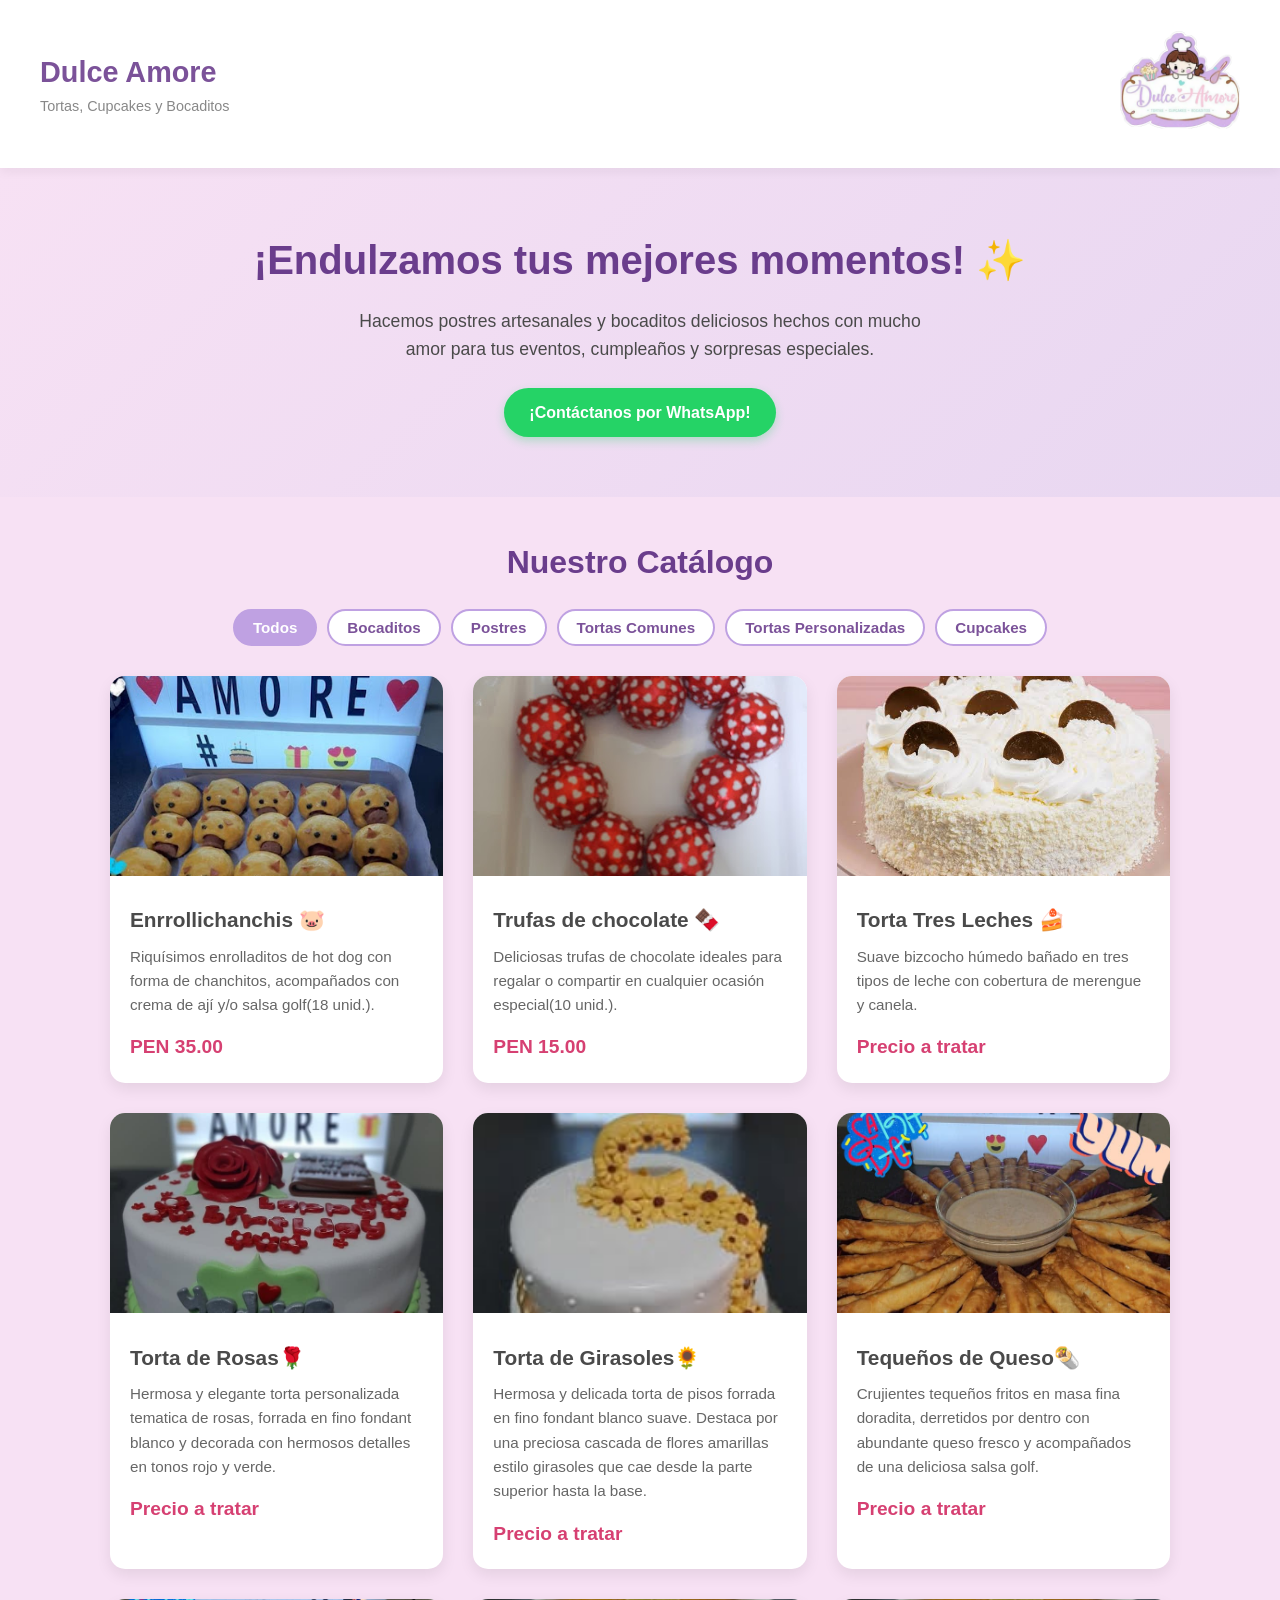
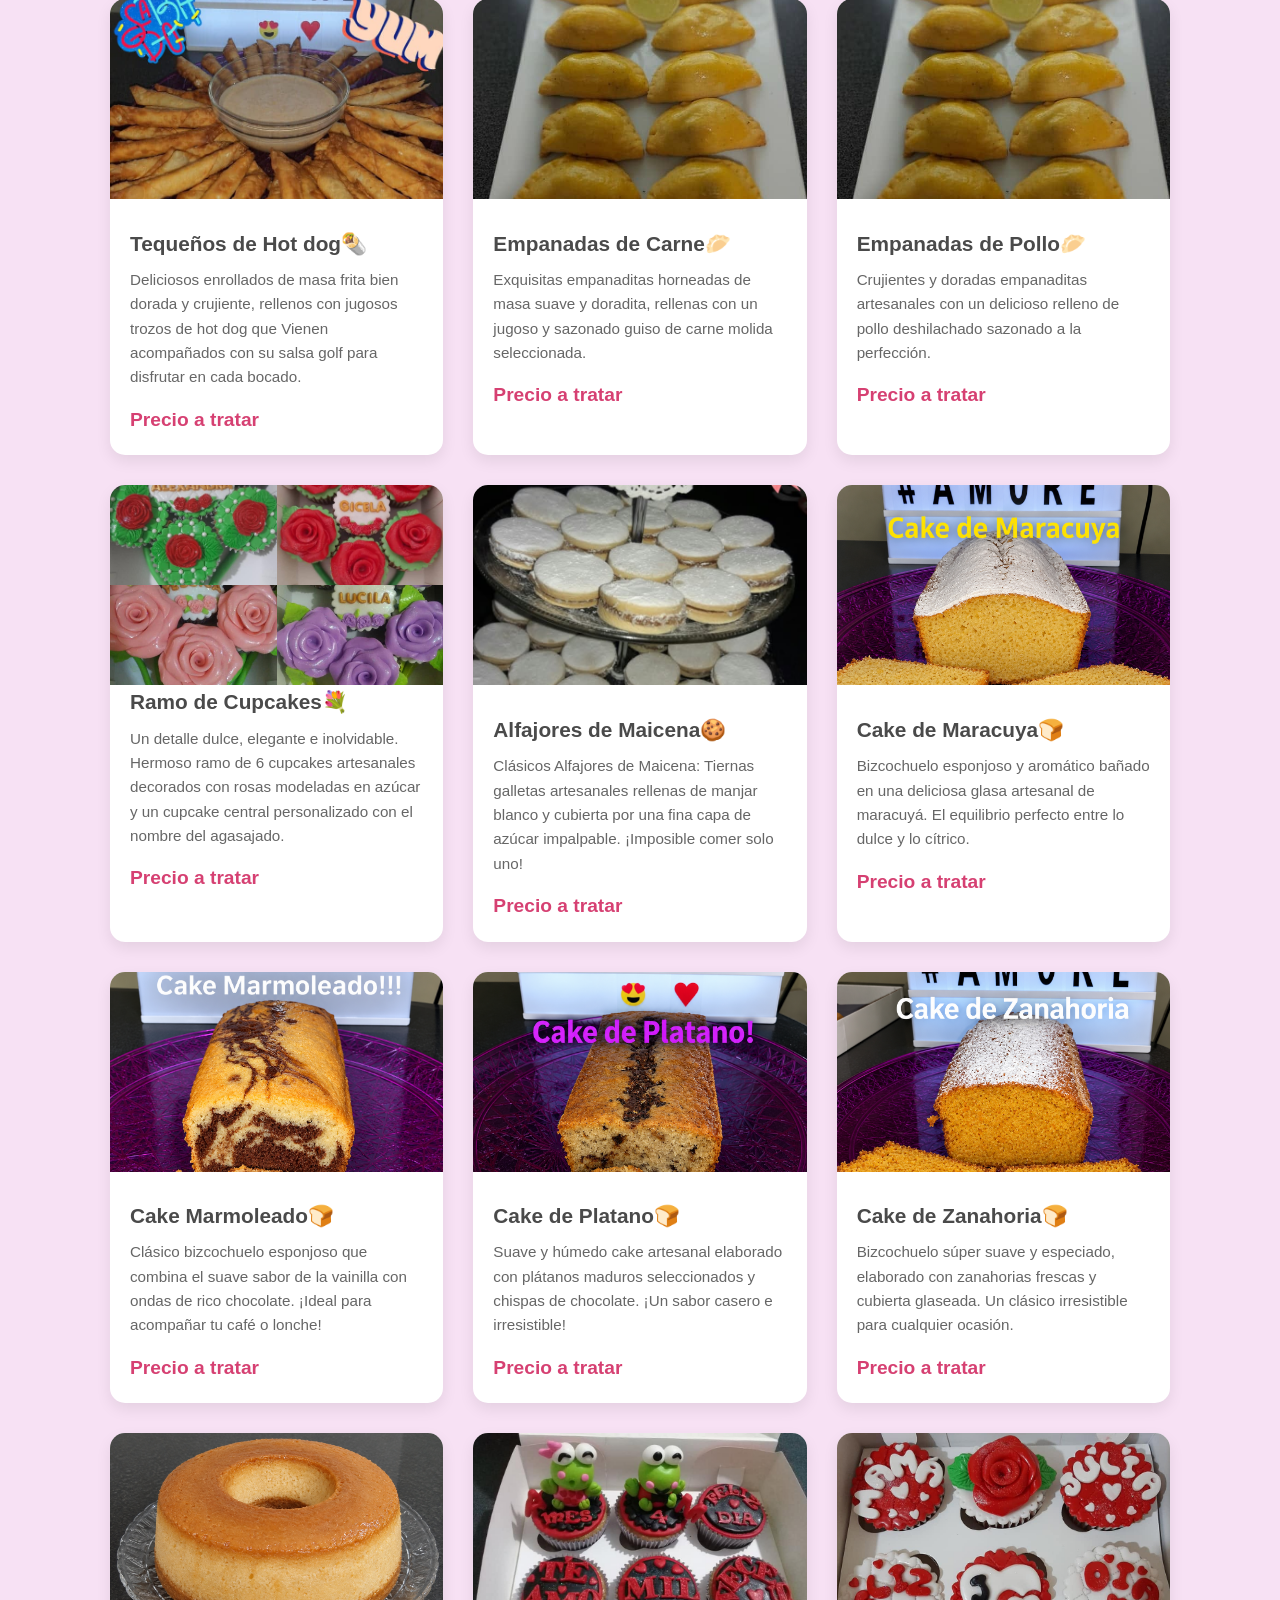
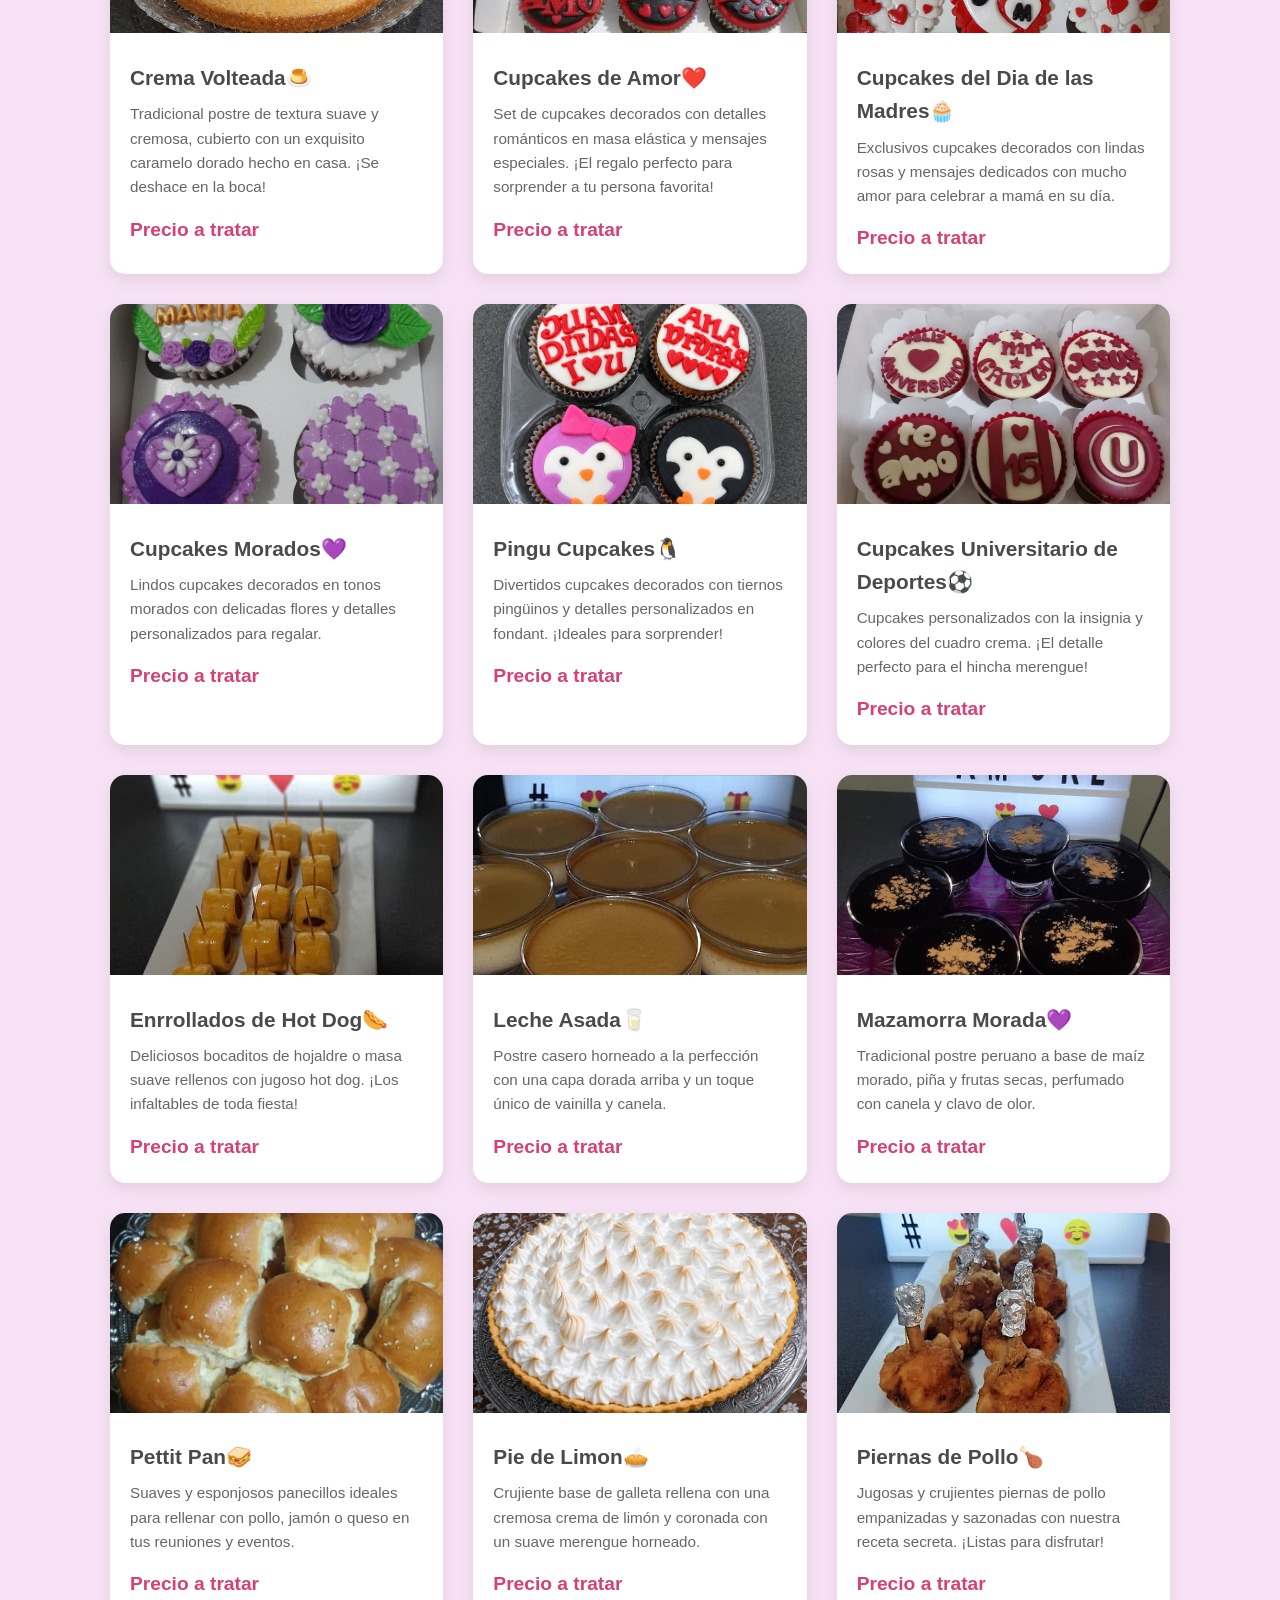
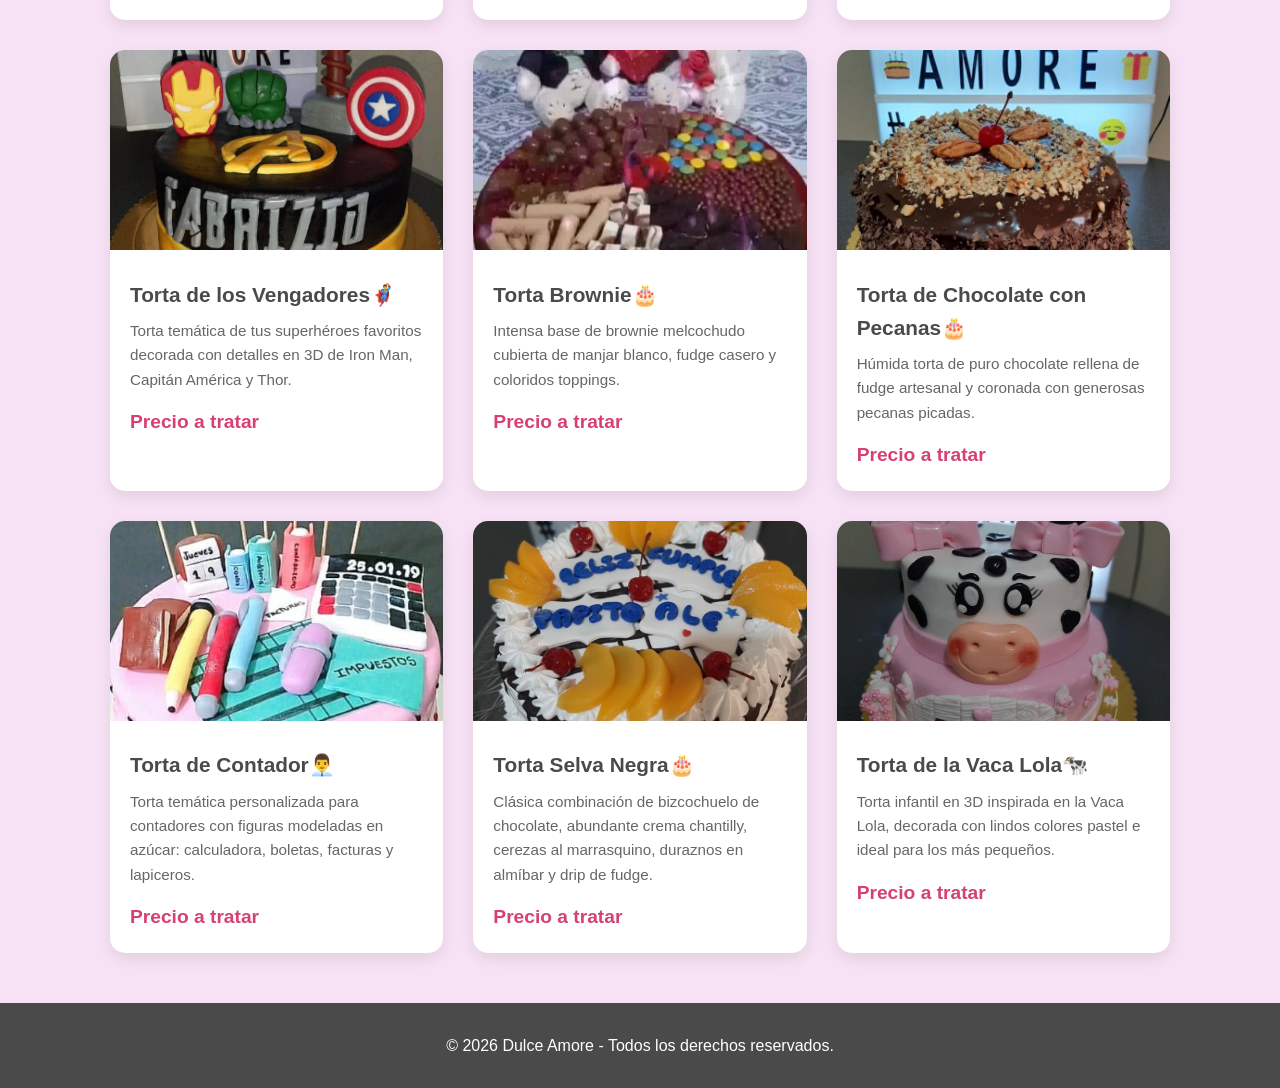
<file: index.html>
<!DOCTYPE html>
<html lang="es">
<head>
    <meta charset="UTF-8">
    <meta name="viewport" content="width=device-width, initial-scale=1.0">
    <title>Dulce Amore - Tortas, Cupcakes y Bocaditos</title>
    <link rel="stylesheet" href="style.css">
</head>
<body>

    <header>
        <div class="header-title">
            <h1>Dulce Amore</h1>
            <p>Tortas, Cupcakes y Bocaditos</p>
        </div>
        <div class="logo-container">
            <img src="img/logo.png" alt="Logo Dulce Amore">
        </div>
    </header>

    <section class="hero">
        <h2>¡Endulzamos tus mejores momentos! ✨</h2>
        <p>Hacemos postres artesanales y bocaditos deliciosos hechos con mucho amor para tus eventos, cumpleaños y sorpresas especiales.</p>
        <a href="https://wa.me/946391459?text=Hola,%20quisiera%20hacer%20un%20pedido%20en%20Dulce%20Amore" class="btn-whatsapp" target="_blank">¡Contáctanos por WhatsApp!</a>
    </section>

    <div class="container">
        <h2 class="section-title">Nuestro Catálogo</h2>
        
        <div class="filter-container">
            <button class="filter-btn active" data-filter="all">Todos</button>
            <button class="filter-btn" data-filter="bocaditos">Bocaditos</button>
            <button class="filter-btn" data-filter="postres">Postres</button>
            <button class="filter-btn" data-filter="tortas-comunes">Tortas Comunes</button>
            <button class="filter-btn" data-filter="tortas-personalizadas">Tortas Personalizadas</button>
            <button class="filter-btn" data-filter="cupcakes">Cupcakes</button>
        </div>
        
        <div class="catalog-grid">
            <div class="product-card" data-category="bocaditos">
                <img src="img/enrollichanchis.jpg" alt="Enrrollichanchis" class="product-img">
                <div class="product-info">
                    <h3 class="product-title">Enrrollichanchis 🐷</h3>
                    <p class="product-desc">Riquísimos enrolladitos de hot dog con forma de chanchitos, acompañados con crema de ají y/o salsa golf(18 unid.).</p>
                    <div class="product-footer">
                        <span class="product-price">PEN 35.00</span>
                    </div>
                </div>
            </div>

            <div class="product-card" data-category="bocaditos">
                <img src="img/trufas.jpg" alt="Trufas de chocolate" class="product-img">
                <div class="product-info">
                    <h3 class="product-title">Trufas de chocolate 🍫</h3>
                    <p class="product-desc">Deliciosas trufas de chocolate ideales para regalar o compartir en cualquier ocasión especial(10 unid.).</p>
                    <div class="product-footer">
                        <span class="product-price">PEN 15.00</span>
                    </div>
                </div>
            </div>

            <div class="product-card" data-category="tortas-comunes">
                <img src="img/torta-3-leches.jpg" alt="Torta Tres Leches" class="product-img">
                <div class="product-info">
                    <h3 class="product-title">Torta Tres Leches 🍰</h3>
                    <p class="product-desc">Suave bizcocho húmedo bañado en tres tipos de leche con cobertura de merengue y canela.</p>
                    <div class="product-footer">
                    <span class="product-price">Precio a tratar</span>
                    </div>
                </div>
            </div>

            <div class="product-card" data-category="tortas-personalizadas">
                <img src="img/torta-de-rosas.jpg" alt="Torta Temática" class="product-img">
                <div class="product-info">
                    <h3 class="product-title">Torta de Rosas🌹</h3>
                    <p class="product-desc">Hermosa y elegante torta personalizada tematica de rosas, forrada en fino fondant blanco y decorada con hermosos detalles en tonos rojo y verde.</p>
                    <div class="product-footer">
                    <span class="product-price">Precio a tratar</span>
                    </div>
                </div>
            </div>
               <div class="product-card" data-category="tortas-personalizadas">
                <img src="img/torta-flores-amarillas.jpg" alt="Torta Temática" class="product-img">
                <div class="product-info">
                    <h3 class="product-title">Torta de Girasoles🌻</h3>
                    <p class="product-desc">Hermosa y delicada torta de pisos forrada en fino fondant blanco suave. Destaca por una preciosa cascada de flores amarillas estilo girasoles que cae desde la parte superior hasta la base.</p>
                    <div class="product-footer">
                        <span class="product-price">Precio a tratar</span>
                    </div>
                </div>
            </div>
               <div class="product-card" data-category="bocaditos">
                <img src="img/tequeños.jpg" alt="Torta Temática" class="product-img">
                <div class="product-info">
                    <h3 class="product-title">Tequeños de Queso🌯</h3>
                    <p class="product-desc">Crujientes tequeños fritos en masa fina doradita, derretidos por dentro con abundante queso fresco y acompañados de una deliciosa salsa golf.</p>
                    <div class="product-footer">
                        <span class="product-price">Precio a tratar</span>
                    </div>
                </div>
            </div>
              <div class="product-card" data-category="bocaditos">
                <img src="img/tequeños.jpg" alt="Torta Temática" class="product-img">
                <div class="product-info">
                    <h3 class="product-title">Tequeños de Hot dog🌯</h3>
                    <p class="product-desc">Deliciosos enrollados de masa frita bien dorada y crujiente, rellenos con jugosos trozos de hot dog que Vienen acompañados con su salsa golf para disfrutar en cada bocado.</p>
                    <div class="product-footer">
                        <span class="product-price">Precio a tratar</span>
                    </div>
                </div>
            </div>
             <div class="product-card" data-category="bocaditos">
                <img src="img/empanadas.jpg" alt="Torta Temática" class="product-img">
                <div class="product-info">
                    <h3 class="product-title">Empanadas de Carne🥟</h3>
                    <p class="product-desc">Exquisitas empanaditas horneadas de masa suave y doradita, rellenas con un jugoso y sazonado guiso de carne molida seleccionada.</p>
                    <div class="product-footer">
                        <span class="product-price">Precio a tratar</span>
                    </div>
                </div>
            </div>
             <div class="product-card" data-category="bocaditos">
                <img src="img/empanadas.jpg" alt="Torta Temática" class="product-img">
                <div class="product-info">
                    <h3 class="product-title">Empanadas de Pollo🥟</h3>
                    <p class="product-desc">Crujientes y doradas empanaditas artesanales con un delicioso relleno de pollo deshilachado sazonado a la perfección.</p>
                    <div class="product-footer">
                        <span class="product-price">Precio a tratar</span>
                    </div>
                </div>
            </div>
             <div class="product-card" data-category="cupcakes">
                <img src="img/ramo-cupcakes.jpg" alt="Producto" class="product-imag">
                <img src="img/ramo-cupcakes1.jpg" alt="Producto" class="product-imag">
                <img src="img/ramo-cupcakes2.jpg" alt="Producto" class="product-imag">
                <img src="img/ramo-cupcakes3.jpg" alt="Producto" class="product-imag">
                <div class="product-info">
                    <h3 class="product-title">Ramo de Cupcakes💐</h3>
                    <p class="product-desc">Un detalle dulce, elegante e inolvidable. Hermoso ramo de 6 cupcakes artesanales decorados con rosas modeladas en azúcar y un cupcake central personalizado con el nombre del agasajado.</p>
                    <div class="product-footer">
                        <span class="product-price">Precio a tratar</span>
                    </div>
                </div>
            </div>
            <div class="product-card" data-category="bocaditos">
                <img src="img/alfajores-de-maicena.jpg" alt="Producto" class="product-img">
                <div class="product-info">
                    <h3 class="product-title">Alfajores de Maicena🍪</h3>
                    <p class="product-desc">Clásicos Alfajores de Maicena: Tiernas galletas artesanales rellenas de manjar blanco y cubierta por una fina capa de azúcar impalpable. ¡Imposible comer solo uno!</p>
                    <div class="product-footer">
                        <span class="product-price">Precio a tratar</span>
                    </div>
                </div>
            </div>
             <div class="product-card" data-category="tortas-comunes">
                <img src="img/cake-maracuya.jpg" alt="Producto" class="product-img">
                <div class="product-info">
                    <h3 class="product-title">Cake de Maracuya🍞</h3>
                    <p class="product-desc">Bizcochuelo esponjoso y aromático bañado en una deliciosa glasa artesanal de maracuyá. El equilibrio perfecto entre lo dulce y lo cítrico.</p>
                    <div class="product-footer">
                        <span class="product-price">Precio a tratar</span>
                    </div>
                </div>
            </div>
             <div class="product-card" data-category="tortas-comunes">
                <img src="img/cake-marmoleado.jpg" alt="Producto" class="product-img">
                <div class="product-info">
                    <h3 class="product-title">Cake Marmoleado🍞</h3>
                    <p class="product-desc">Clásico bizcochuelo esponjoso que combina el suave sabor de la vainilla con ondas de rico chocolate. ¡Ideal para acompañar tu café o lonche!</p>
                    <div class="product-footer">
                        <span class="product-price">Precio a tratar</span>
                    </div>
                </div>
            </div>
             <div class="product-card" data-category="tortas-comunes">
                <img src="img/cake-platano.jpg" alt="Producto" class="product-img">
                <div class="product-info">
                    <h3 class="product-title">Cake de Platano🍞</h3>
                    <p class="product-desc">Suave y húmedo cake artesanal elaborado con plátanos maduros seleccionados y chispas de chocolate. ¡Un sabor casero e irresistible!</p>
                    <div class="product-footer">
                        <span class="product-price">Precio a tratar</span>
                    </div>
                </div>
            </div>
             <div class="product-card" data-category="tortas-comunes">
                <img src="img/cake-zanahoria.jpg" alt="Producto" class="product-img">
                <div class="product-info">
                    <h3 class="product-title">Cake de Zanahoria🍞</h3>
                    <p class="product-desc">Bizcochuelo súper suave y especiado, elaborado con zanahorias frescas y cubierta glaseada. Un clásico irresistible para cualquier ocasión.</p>
                    <div class="product-footer">
                        <span class="product-price">Precio a tratar</span>
                    </div>
                </div>
            </div>
             <div class="product-card" data-category="postres">
                <img src="img/crema-volteada.jpg" alt="Producto" class="product-img">
                <div class="product-info">
                    <h3 class="product-title">Crema Volteada🍮</h3>
                    <p class="product-desc">Tradicional postre de textura suave y cremosa, cubierto con un exquisito caramelo dorado hecho en casa. ¡Se deshace en la boca!</p>
                    <div class="product-footer">
                        <span class="product-price">Precio a tratar</span>
                    </div>
                </div>
            </div>
             <div class="product-card" data-category="cupcakes">
                <img src="img/cupcakes-amor.jpg" alt="Producto" class="product-img">
                <div class="product-info">
                    <h3 class="product-title">Cupcakes de Amor❤️</h3>
                    <p class="product-desc">Set de cupcakes decorados con detalles románticos en masa elástica y mensajes especiales. ¡El regalo perfecto para sorprender a tu persona favorita!</p>
                    <div class="product-footer">
                        <span class="product-price">Precio a tratar</span>
                    </div>
                </div>
            </div>
             <div class="product-card" data-category="cupcakes">
                <img src="img/cupcakes-dia-madre.jpg" alt="Producto" class="product-img">
                <div class="product-info">
                    <h3 class="product-title">Cupcakes del Dia de las Madres🧁</h3>
                    <p class="product-desc">Exclusivos cupcakes decorados con lindas rosas y mensajes dedicados con mucho amor para celebrar a mamá en su día.</p>
                    <div class="product-footer">
                        <span class="product-price">Precio a tratar</span>
                    </div>
                </div>
            </div>
             <div class="product-card" data-category="cupcakes">
                <img src="img/cupcakes-morados.jpg" alt="Producto" class="product-img">
                <div class="product-info">
                    <h3 class="product-title">Cupcakes Morados💜</h3>
                    <p class="product-desc">Lindos cupcakes decorados en tonos morados con delicadas flores y detalles personalizados para regalar.</p>
                    <div class="product-footer">
                        <span class="product-price">Precio a tratar</span>
                    </div>
                </div>
            </div>
             <div class="product-card" data-category=cupcakes"">
                <img src="img/cupcakes-pinguinos-amor.jpg" alt="Producto" class="product-img">
                <div class="product-info">
                    <h3 class="product-title">Pingu Cupcakes🐧</h3>
                    <p class="product-desc">Divertidos cupcakes decorados con tiernos pingüinos y detalles personalizados en fondant. ¡Ideales para sorprender!</p>
                    <div class="product-footer">
                        <span class="product-price">Precio a tratar</span>
                    </div>
                </div>
            </div>
             <div class="product-card" data-category="cupcakes">
                <img src="img/cupcakes-universitario.jpg" alt="Producto" class="product-img">
                <div class="product-info">
                    <h3 class="product-title">Cupcakes Universitario de Deportes⚽</h3>
                    <p class="product-desc">Cupcakes personalizados con la insignia y colores del cuadro crema. ¡El detalle perfecto para el hincha merengue!</p>
                    <div class="product-footer">
                        <span class="product-price">Precio a tratar</span>
                    </div>
                </div>
            </div>
             <div class="product-card" data-category="bocaditos">
                <img src="img/enrolladitos-hotdog.jpg" alt="Producto" class="product-img">
                <div class="product-info">
                    <h3 class="product-title">Enrrollados de Hot Dog🌭</h3>
                    <p class="product-desc">Deliciosos bocaditos de hojaldre o masa suave rellenos con jugoso hot dog. ¡Los infaltables de toda fiesta!</p>
                    <div class="product-footer">
                        <span class="product-price">Precio a tratar</span>
                    </div>
                </div>
            </div>
             <div class="product-card" data-category="postres">
                <img src="img/leche-asada.jpg" alt="Producto" class="product-img">
                <div class="product-info">
                    <h3 class="product-title">Leche Asada🥛</h3>
                    <p class="product-desc">Postre casero horneado a la perfección con una capa dorada arriba y un toque único de vainilla y canela.</p>
                    <div class="product-footer">
                        <span class="product-price">Precio a tratar</span>
                    </div>
                </div>
            </div>
             <div class="product-card" data-category="postres">
                <img src="img/Mazamorra.jpg" alt="Producto" class="product-img">
                <div class="product-info">
                    <h3 class="product-title">Mazamorra Morada💜</h3>
                    <p class="product-desc">Tradicional postre peruano a base de maíz morado, piña y frutas secas, perfumado con canela y clavo de olor.</p>
                    <div class="product-footer">
                        <span class="product-price">Precio a tratar</span>
                    </div>
                </div>
            </div>
             <div class="product-card" data-category="bocaditos">
                <img src="img/peti-panes.jpg" alt="Producto" class="product-img">
                <div class="product-info">
                    <h3 class="product-title">Pettit Pan🥪</h3>
                    <p class="product-desc">Suaves y esponjosos panecillos ideales para rellenar con pollo, jamón o queso en tus reuniones y eventos.</p>
                    <div class="product-footer">
                        <span class="product-price">Precio a tratar</span>
                    </div>
                </div>
            </div>
             <div class="product-card" data-category="postres">
                <img src="img/pie-limon.jpg" alt="Producto" class="product-img">
                <div class="product-info">
                    <h3 class="product-title">Pie de Limon🥧</h3>
                    <p class="product-desc">Crujiente base de galleta rellena con una cremosa crema de limón y coronada con un suave merengue horneado.</p>
                    <div class="product-footer">
                        <span class="product-price">Precio a tratar</span>
                    </div>
                </div>
            </div>
             <div class="product-card" data-category="bocaditos">
                <img src="img/piernas-pollo.jpg" alt="Producto" class="product-img">
                <div class="product-info">
                    <h3 class="product-title">Piernas de Pollo🍗</h3>
                    <p class="product-desc">Jugosas y crujientes piernas de pollo empanizadas y sazonadas con nuestra receta secreta. ¡Listas para disfrutar!</p>
                    <div class="product-footer">
                        <span class="product-price">Precio a tratar</span>
                    </div>
                </div>
            </div>
             <div class="product-card" data-category="tortas-personalizadas">
                <img src="img/torta-avengers.jpg" alt="Producto" class="product-img">
                <div class="product-info">
                    <h3 class="product-title">Torta de los Vengadores🦸‍♂️</h3>
                    <p class="product-desc">Torta temática de tus superhéroes favoritos decorada con detalles en 3D de Iron Man, Capitán América y Thor.</p>
                    <div class="product-footer">
                        <span class="product-price">Precio a tratar</span>
                    </div>
                </div>
            </div>
             <div class="product-card" data-category="tortas-comunes">
                <img src="img/torta-brownie.jpg" alt="Producto" class="product-img">
                <div class="product-info">
                    <h3 class="product-title">Torta Brownie🎂</h3>
                    <p class="product-desc">Intensa base de brownie melcochudo cubierta de manjar blanco, fudge casero y coloridos toppings.</p>
                    <div class="product-footer">
                        <span class="product-price">Precio a tratar</span>
                    </div>
                </div>
            </div>
             <div class="product-card" data-category="tortas-comunes">
                <img src="img/torta-chocolate-pecana.jpg" alt="Producto" class="product-img">
                <div class="product-info">
                    <h3 class="product-title">Torta de Chocolate con Pecanas🎂</h3>
                    <p class="product-desc">Húmida torta de puro chocolate rellena de fudge artesanal y coronada con generosas pecanas picadas.</p>
                    <div class="product-footer">
                        <span class="product-price">Precio a tratar</span>
                    </div>
                </div>
            </div>
             <div class="product-card" data-category="tortas-personalizadas">
                <img src="img/torta-contador.jpg" alt="Producto" class="product-img">
                <div class="product-info">
                    <h3 class="product-title">Torta de Contador👨‍💼</h3>
                    <p class="product-desc">Torta temática personalizada para contadores con figuras modeladas en azúcar: calculadora, boletas, facturas y lapiceros.</p>
                    <div class="product-footer">
                        <span class="product-price">Precio a tratar</span>
                    </div>
                </div>
            </div>
             <div class="product-card" data-category="tortas-comunes">
                <img src="img/torta-selva-negra.jpg" alt="Producto" class="product-img">
                <div class="product-info">
                    <h3 class="product-title">Torta Selva Negra🎂</h3>
                    <p class="product-desc">Clásica combinación de bizcochuelo de chocolate, abundante crema chantilly, cerezas al marrasquino, duraznos en almíbar y drip de fudge.</p>
                    <div class="product-footer">
                        <span class="product-price">Precio a tratar</span>
                    </div>
                </div>
            </div>
             <div class="product-card" data-category="tortas-personalizadas">
                <img src="img/torta-vaca-lola.jpg" alt="Producto" class="product-img">
                <div class="product-info">
                    <h3 class="product-title">Torta de la Vaca Lola🐄</h3>
                    <p class="product-desc">Torta infantil en 3D inspirada en la Vaca Lola, decorada con lindos colores pastel e ideal para los más pequeños.</p>
                    <div class="product-footer">
                        <span class="product-price">Precio a tratar</span>
                    </div>
                </div>
            </div>


        </div>
    </div>
    <footer>
        <p>&copy; 2026 Dulce Amore - Todos los derechos reservados.</p>
    </footer>
    
    <script src="script.js"></script>

</body>
</html>
</file>
<file: style.css>
:root {
            --primary-color: #bfa1e2;
            --secondary-color: #f7e1f4;
            --accent-color: #ff94b8;
            --text-color: #4a4a4a;
            --white: #ffffff;
        }

        * {
            margin: 0;
            padding: 0;
            box-sizing: border-box;
            font-family: 'Segoe UI', Tahoma, Geneva, Verdana, sans-serif;
        }

        body {
            background-color: var(--secondary-color);
            color: var(--text-color);
            line-height: 1.6;
        }

        header {
            display: flex;
            justify-content: space-between;
            align-items: center;
            padding: 20px 40px;
            background-color: var(--white);
            box-shadow: 0 4px 10px rgba(0,0,0,0.05);
            position: sticky;
            top: 0;
            z-index: 100;
        }

        .header-title h1 {
            color: #7b5299;
            font-size: 1.8rem;
        }

        .header-title p {
            font-size: 0.9rem;
            color: #888;
        }

        .logo-container img {
            height: 120px;
            width: auto;
            object-fit: contain;
        }

        .hero {
            text-align: center;
            padding: 60px 20px;
            background: linear-gradient(135deg, #f7e1f4 0%, #e8d7f1 100%);
        }

        .hero h2 {
            font-size: 2.5rem;
            color: #6a3d8c;
            margin-bottom: 15px;
        }

        .hero p {
            font-size: 1.1rem;
            max-width: 600px;
            margin: 0 auto 25px auto;
        }

        .btn-whatsapp {
            display: inline-block;
            background-color: #25d366;
            color: var(--white);
            padding: 12px 25px;
            border-radius: 30px;
            text-decoration: none;
            font-weight: bold;
            box-shadow: 0 4px 10px rgba(37, 211, 102, 0.3);
            transition: background 0.3s ease;
        }

        .btn-whatsapp:hover {
            background-color: #1ebe5d;
        }

        .container {
            max-width: 1100px;
            margin: 40px auto;
            padding: 0 20px;
        }

        .section-title {
            text-align: center;
            font-size: 2rem;
            color: #6a3d8c;
            margin-bottom: 20px;
        }

        /* --- ESTILOS DE LOS BOTONES DE FILTRO --- */
        .filter-container {
            display: flex;
            justify-content: center;
            flex-wrap: wrap;
            gap: 10px;
            margin-bottom: 30px;
        }

        .filter-btn {
            background-color: var(--white);
            border: 2px solid var(--primary-color);
            color: #7b5299;
            padding: 8px 18px;
            border-radius: 20px;
            font-size: 0.95rem;
            font-weight: 600;
            cursor: pointer;
            transition: all 0.3s ease;
        }

        .filter-btn:hover,
        .filter-btn.active {
            background-color: var(--primary-color);
            color: var(--white);
        }

        .catalog-grid {
            display: grid;
            grid-template-columns: repeat(auto-fit, minmax(280px, 1fr));
            gap: 30px;
        }

        .product-card {
            background: var(--white);
            border-radius: 15px;
            overflow: hidden;
            box-shadow: 0 6px 15px rgba(0,0,0,0.08);
            transition: transform 0.3s ease, opacity 0.3s ease;
        }

        .product-card:hover {
            transform: translateY(-5px);
        }

        .product-card.hide {
            display: none;
        }

        .product-img {
            width: 100%;
            height: 200px;
            object-fit: cover;
            background-color: #eee;
        }

         .product-imag {
            float: left;
            width: 50%;
            height: 100px;
            object-fit: cover;
            background-color: #eee;
        }

        .product-info {
            padding: 20px;
        }

        .product-title {
            font-size: 1.3rem;
            color: #4a4a4a;
            margin-bottom: 8px;
        }

        .product-desc {
            font-size: 0.95rem;
            color: #666;
            margin-bottom: 15px;
        }

        .product-footer {
            display: flex;
            justify-content: space-between;
            align-items: center;
        }

        .product-price {
            font-size: 1.2rem;
            font-weight: bold;
            color: #d64072;
        }

        footer {
            text-align: center;
            padding: 30px;
            background-color: #4a4a4a;
            color: var(--white);
            margin-top: 50px;
        }

        @media (max-width: 600px) {
            header {
                padding: 15px 20px;
            }
            .header-title h1 {
                font-size: 1.4rem;
            }
            .logo-container img {
                height: 50px;
            }
        }
</file>
